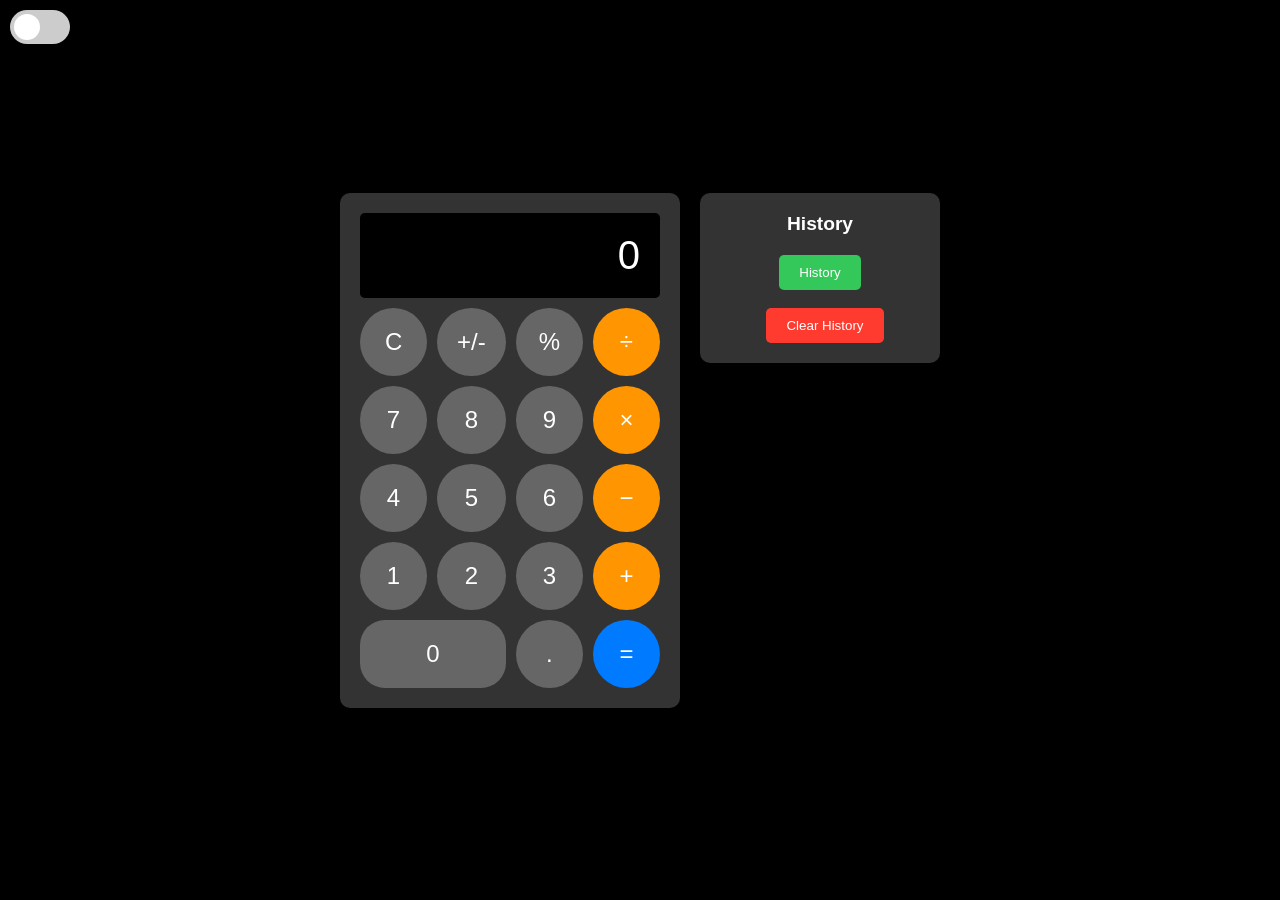
<file: calculator/calculator.html>
<!DOCTYPE html>
<html lang="en">
<head>
    <meta charset="UTF-8">
    <meta name="viewport" content="width=device-width, initial-scale=1.0">
    <title>Calculator with History</title>
    <link rel="stylesheet" href="styles.css">
</head>
<body>
    <nav>
        <div class="theme-toggle-wrapper">
            <label class="theme-toggle" id="theme-toggle">
                <input type="checkbox">
                <span class="slider"></span>
            </label>
        </div>
    </nav>
    
    <style>#loader{background:#000 url(assets/img/loader.gif) 
        no-repeat center;background-size:15%;width:100%;height:100vh;position:fixed;z-index:10000}
    
        </style><div id=loader></div><script>window.addEventListener('load',function(){
        let x= document.getElementById('loader');
         x.style.display='none';
     })</script>
    <div class="container">
        <div class="calculator">
            <div id="display" class="display">0</div>
            <div class="buttons">
                <button class="btn" data-value="C">C</button>
                <button class="btn" data-value="+/-">+/-</button>
                <button class="btn" data-value="%">%</button>
                <button class="btn operator" data-value="/">÷</button>

                <button class="btn" data-value="7">7</button>
                <button class="btn" data-value="8">8</button>
                <button class="btn" data-value="9">9</button>
                <button class="btn operator" data-value="*">×</button>

                <button class="btn" data-value="4">4</button>
                <button class="btn" data-value="5">5</button>
                <button class="btn" data-value="6">6</button>
                <button class="btn operator" data-value="-">−</button>

                <button class="btn" data-value="1">1</button>
                <button class="btn" data-value="2">2</button>
                <button class="btn" data-value="3">3</button>
                <button class="btn operator" data-value="+">+</button>

                <button class="btn zero" data-value="0">0</button>
                <button class="btn" data-value=".">.</button>
                <button class="btn equals" data-value="=">=</button>
            </div>
        </div>
        <div id="history" class="history">
            <h2>History</h2>
            <ul id="history-list"></ul>
            <button class="history-toggle" id="history-toggle">History</button><br>
            <button class="button clear-history" id="clear-history-button">Clear History</button>
        </div>
    </div>
    
    <script src="script.js"></script>
    
</body>
</html>
</file>
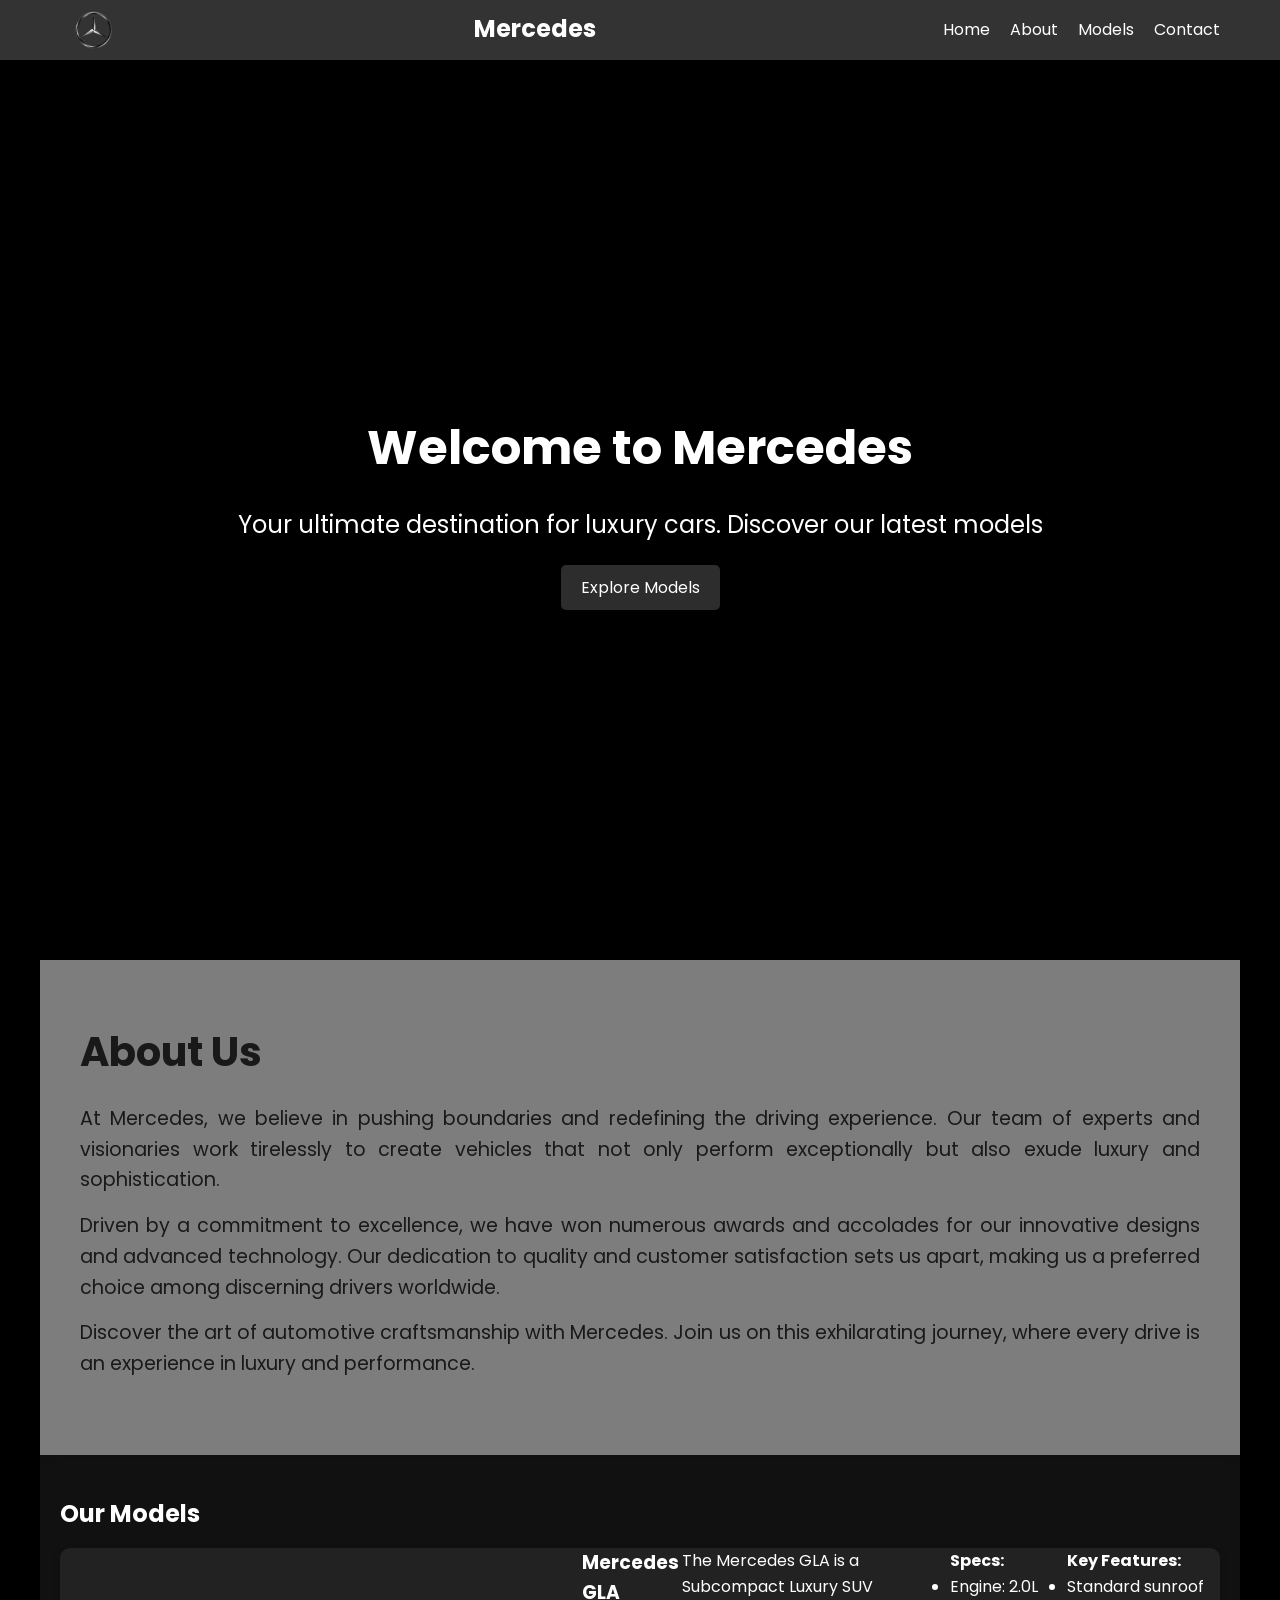
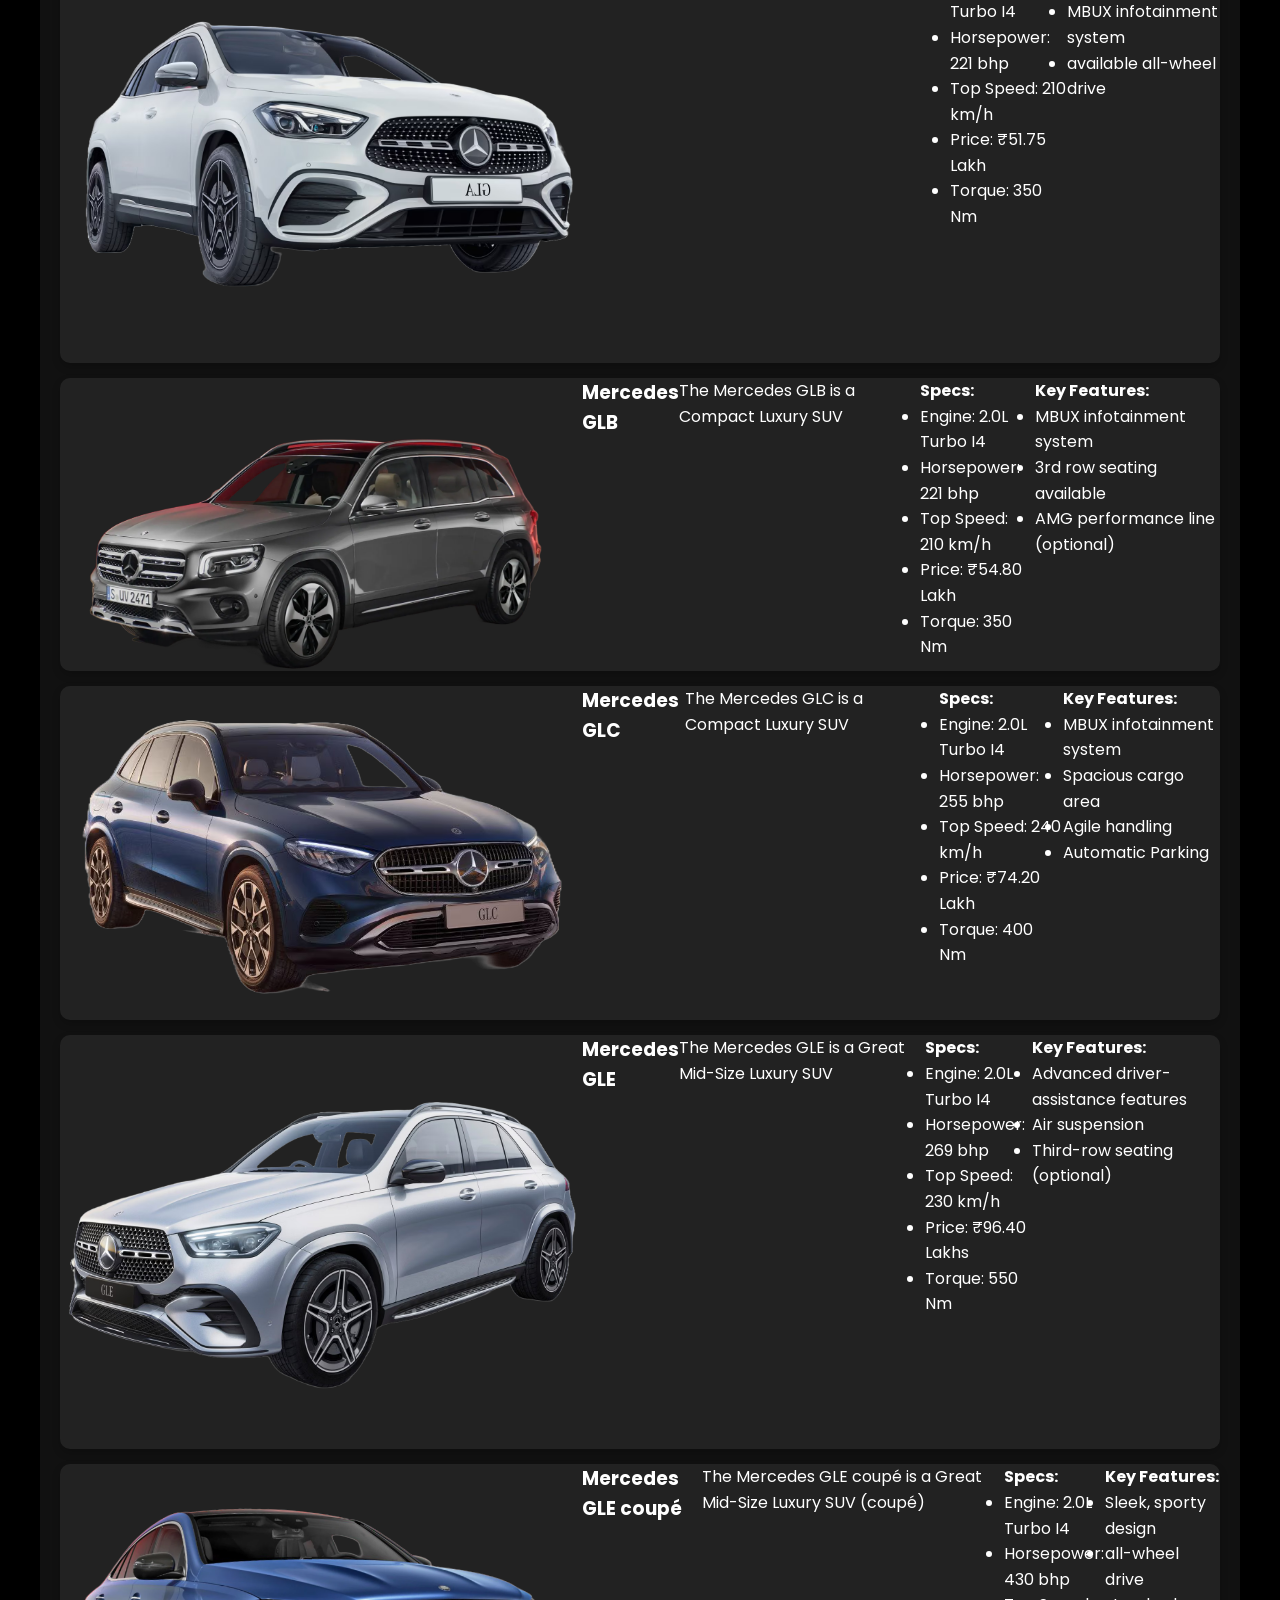
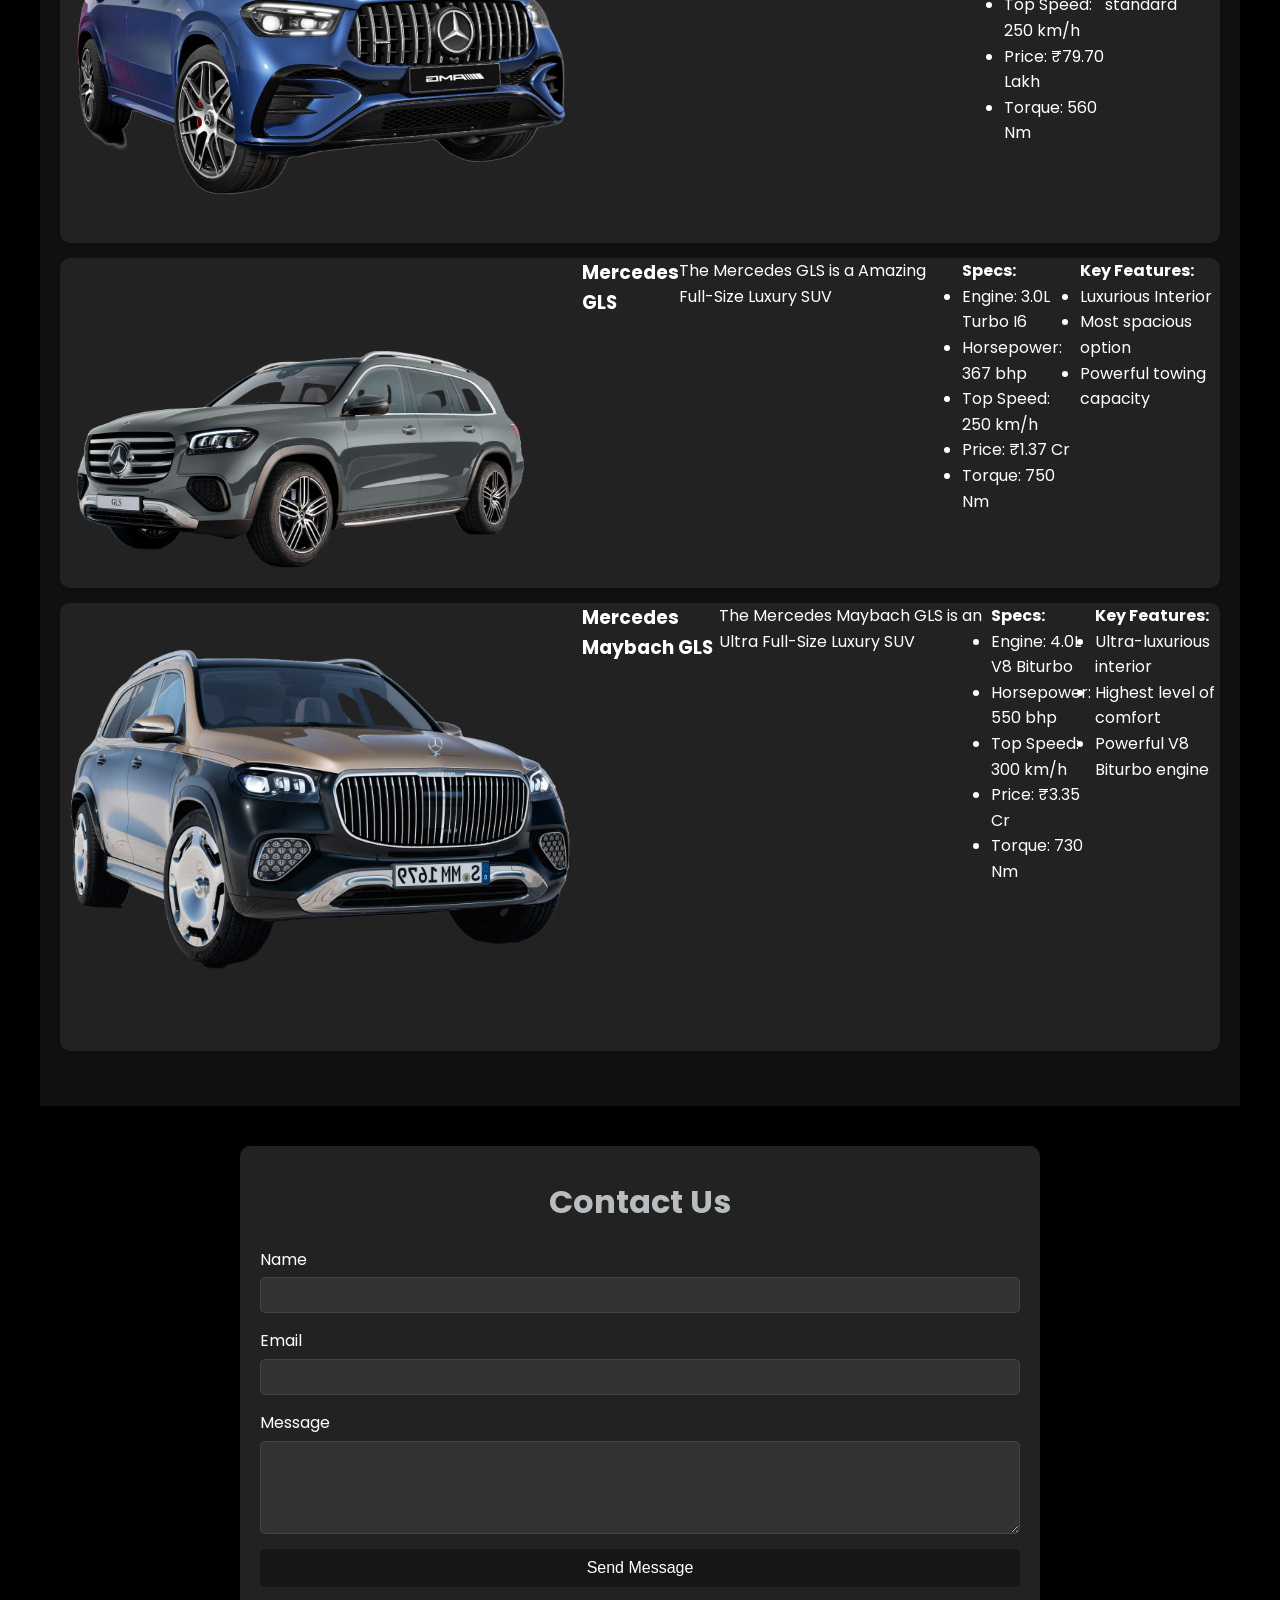
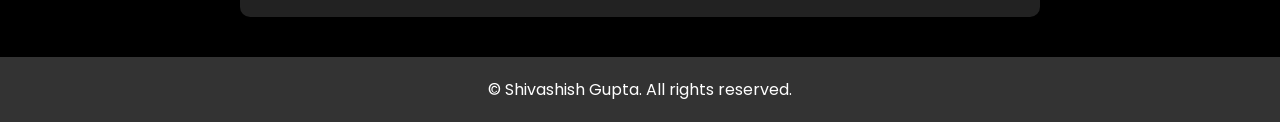
<file: landing page/landing.html>
<!DOCTYPE html>
<html lang="en">
<head>
    <meta charset="UTF-8">
    <meta name="viewport" content="width=device-width, initial-scale=1.0">
    <title>Landing Page</title>
    <link href="https://fonts.googleapis.com/css2?family=Poppins:wght@200;300;400;500;600;700&amp;display=swap" rel="stylesheet">
    <link rel="stylesheet" href="styles.css">
</head>
<body background color ="black">
    <style>#loader{background:#000 url(assets/img/loader.gif) 
        no-repeat center;background-size:15%;width:100%;height:100vh;position:fixed;z-index:10000}
    
        </style><div id=loader></div><script>window.addEventListener('load',function(){
        let x= document.getElementById('loader');
         x.style.display='none';
     })</script>
    <header class="header">
        <nav class="navbar">
            <img src="assets/img/logo.png" alt="Company Logo" class="logo">
            <div class="logo">Mercedes</div>
            <ul class="nav-links">
                <li><a href="#home">Home</a></li>
                <li><a href="#about-us">About</a></li>
                <li><a href="#models">Models</a></li>
                <li><a href="#contact">Contact</a></li>
            </ul>
            <div class="menu-toggle" id="menu-toggle">
                <div class="hamburger"></div>
            </div>
        </nav>
    </header>

    <section id="home" class="hero">
        <h1>Welcome to Mercedes</h1>
        <p>Your ultimate destination for luxury cars. Discover our latest models</p>
        <a href="#models" class="btn">Explore Models</a>
    </section>

    <section id="about-us" class="about-us">
        <div class="container">
            <div class="content">
        <h2>About Us</h2>
            <p>At Mercedes, we believe in pushing boundaries and redefining the driving experience. 
                Our team of experts and visionaries work tirelessly to create vehicles that not only 
                perform exceptionally but also exude luxury and sophistication.</p>
            <p>Driven by a commitment to excellence, we have won numerous awards and accolades for 
                our innovative designs and advanced technology. Our dedication to quality and 
                customer satisfaction sets us apart, making us a preferred choice among discerning 
                drivers worldwide.</p>
            <p>Discover the art of automotive craftsmanship with Mercedes. 
                Join us on this exhilarating journey, where every drive is an experience 
                in luxury and performance.</p>
        </div></div>
    </section>

    <section id="models" class="models">
        <h2>Our Models</h2>
        <div class="model-card">
            <img src="assets/img/car1.png" alt="Car Model 1">
            
            <h3>Mercedes GLA</h3>
            <p>The Mercedes GLA is a Subcompact Luxury SUV</p>
                <div class="specs">
                    <h4>Specs:</h4>
                    <ul>
                        <li>Engine: 2.0L Turbo I4</li>
                        <li>Horsepower: 221 bhp</li>
                        <li>Top Speed: 210 km/h</li>
                        <li>Price: ₹51.75 Lakh</li>
                        <li>Torque: 350 Nm</li>
                    </ul>
                </div>
                <div class="features">
                    <h4>Key Features:</h4>
                    <ul>
                        <li>Standard sunroof</li>
                        <li>MBUX infotainment system</li>
                        <li>available all-wheel drive</li>
                    </ul>
                </div>
            </div>
        </div>
        </div>
        <div class="model-card">
            <img src="assets/img/car2.png" alt="Car Model 1">
            
            <h3>Mercedes GLB</h3>
            <p>The Mercedes GLB is a Compact Luxury SUV</p>
                <div class="specs">
                    <h4>Specs:</h4>
                    <ul>
                        <li>Engine: 2.0L Turbo I4</li>
                        <li>Horsepower: 221 bhp</li>
                        <li>Top Speed: 210 km/h</li>
                        <li>Price: ₹54.80 Lakh</li>
                        <li>Torque: 350 Nm</li>
                    </ul>
                </div>
                <div class="features">
                    <h4>Key Features:</h4>
                    <ul>
                        <li>MBUX infotainment system</li>
                        <li>3rd row seating available</li>
                        <li>AMG performance line (optional)</li>
                    </ul>
                </div>
            </div>
        </div>
        </div>
        <div class="model-card">
            <img src="assets/img/car3.png" alt="Car Model 1">
            
            <h3>Mercedes GLC</h3>
            <p>The Mercedes GLC is a Compact Luxury SUV</p>
                <div class="specs">
                    <h4>Specs:</h4>
                    <ul>
                        <li>Engine: 2.0L Turbo I4</li>
                        <li>Horsepower: 255 bhp</li>
                        <li>Top Speed: 240 km/h</li>
                        <li>Price: ₹74.20 Lakh</li>
                        <li>Torque: 400 Nm</li>
                    </ul>
                </div>
                <div class="features">
                    <h4>Key Features:</h4>
                    <ul>
                        <li>MBUX infotainment system</li>
                        <li>Spacious cargo area</li>
                        <li>Agile handling</li>
                        <li>Automatic Parking</li>
                    </ul>
                </div>
            </div>
        </div>
        </div>
        <div class="model-card">
            <img src="assets/img/car4.png" alt="Car Model 2">
            <h3>Mercedes GLE</h3>
            <p>The Mercedes GLE is a Great Mid-Size Luxury SUV</p>
                <div class="specs">
                    <h4>Specs:</h4>
                    <ul>
                        <li>Engine: 2.0L Turbo I4</li>
                        <li>Horsepower: 269 bhp</li>
                        <li>Top Speed: 230 km/h</li>
                        <li>Price: ₹96.40 Lakhs</li>
                        <li>Torque: 550 Nm</li>
                    </ul>
                </div>
                <div class="features">
                    <h4>Key Features:</h4>
                    <ul>
                        <li>Advanced driver-assistance features</li>
                        <li>Air suspension</li>
                        <li>Third-row seating (optional)</li>
                    </ul>
                </div>
            </div>
        </div>
        </div>
        </div>

        <div class="model-card">
            <img src="assets/img/car5.png" alt="Car Model 2">
            <h3>Mercedes GLE coupé</h3>
            <p>The Mercedes GLE coupé is a Great Mid-Size Luxury SUV (coupé)</p>
                <div class="specs">
                    <h4>Specs:</h4>
                    <ul>
                        <li>Engine: 2.0L Turbo I4</li>
                        <li>Horsepower: 430 bhp</li>
                        <li>Top Speed: 250 km/h</li>
                        <li>Price: ₹79.70 Lakh</li>
                        <li>Torque: 560 Nm</li>
                    </ul>
                </div>
                <div class="features">
                    <h4>Key Features:</h4>
                    <ul>
                        <li>Sleek, sporty design</li>
                        <li>all-wheel drive standard</li>
                    </ul>
                </div>
            </div>
        </div>
        </div>
        </div>

        <div class="model-card">
            <img src="assets/img/car6.png" alt="Car Model 3">
            <h3>Mercedes GLS</h3>
            <p>The Mercedes GLS is a Amazing Full-Size Luxury SUV</p>
                <div class="specs">
                    <h4>Specs:</h4>
                    <ul>
                        <li>Engine: 3.0L Turbo I6</li>
                        <li>Horsepower: 367 bhp</li>
                        <li>Top Speed: 250 km/h</li>
                        <li>Price: ₹1.37 Cr</li>
                        <li>Torque: 750 Nm</li>
                    </ul>
                </div>
                <div class="features">
                    <h4>Key Features:</h4>
                    <ul>
                        <li>Luxurious Interior</li>
                        <li>Most spacious option</li>
                        <li>Powerful towing capacity</li>
                    </ul>
                </div>
            </div>
        </div>
        </div>
        </div>

        <div class="model-card">
            <img src="assets/img/car7.png" alt="Car Model 3">
            <h3>Mercedes Maybach GLS</h3>
            <p>The Mercedes Maybach GLS is an Ultra Full-Size Luxury SUV</p>
                <div class="specs">
                    <h4>Specs:</h4>
                    <ul>
                        <li>Engine: 4.0L V8 Biturbo</li>
                        <li>Horsepower: 550 bhp</li>
                        <li>Top Speed: 300 km/h</li>
                        <li>Price: ₹3.35 Cr</li>
                        <li>Torque: 730 Nm</li>
                    </ul>
                </div>
                <div class="features">
                    <h4>Key Features:</h4>
                    <ul>
                        <li>Ultra-luxurious interior</li>
                        <li>Highest level of comfort</li>
                        <li>Powerful V8 Biturbo engine</li>
                    </ul>
                </div>
            </div>
        </div>
        </div>
        </div>

    </section>

    <section id="contact" class="contact">
        <h2>Contact Us</h2>
        <form>
            <div class="form-group">
                <label for="name">Name</label>
                <input type="text" id="name" name="name" required>
            </div>
            <div class="form-group">
                <label for="email">Email</label>
                <input type="email" id="email" name="email" required>
            </div>
            <div class="form-group">
                <label for="message">Message</label>
                <textarea id="message" name="message" rows="5" required></textarea>
            </div>
            <button type="submit" class="btn">Send Message</button>
        </form>
    </section>

    <footer class="footer">
        <p>&copy; Shivashish Gupta. All rights reserved.</p>
    </footer>

    <script src="script.js"></script>
</body>
</html>
</file>
<file: calculator/styles.css>
:root {
    --bg-color-light: #ffffff;
    --text-color-light: #000000;
    --bg-color-dark: #1c1c1c;
    --text-color-dark: #ffffff;
}   
body {
    display: flex;
    justify-content: center;
    align-items: center;
    height: 100vh;
    margin: 0;
    background-color: #000;
    font-family: 'Helvetica Neue', Helvetica, Arial, sans-serif;
}

body.dark-mode {
    background-color: var(--bg-color-light);
    color: var(--text-color-light);
}

nav {
    position: fixed;
    top: 0;
    left: 0;
    padding: 10px;
    width: 100%;
    display: flex;
    justify-content: flex-start;
    background-color: transparent;
    z-index: 1000;
}

.theme-toggle-wrapper {
    display: flex;
    align-items: center;
}

.theme-toggle {
    position: relative;
    display: inline-block;
    width: 60px;
    height: 34px;
}

.theme-toggle input {
    opacity: 0;
    width: 0;
    height: 0;
}

.slider {
    position: absolute;
    cursor: pointer;
    top: 0;
    left: 0;
    right: 0;
    bottom: 0;
    background-color: #ccc;
    transition: .4s;
    border-radius: 34px;
}

.slider:before {
    position: absolute;
    content: "";
    height: 26px;
    width: 26px;
    left: 4px;
    bottom: 4px;
    background-color: white;
    transition: .4s;
    border-radius: 50%;
}

input:checked + .slider {
    background-color: #2196F3;
}

input:checked + .slider:before {
    transform: translateX(26px);
}

button.clear-history {
    background-color: #ff3b30;
    color: white;
    position: center;
    border: none;
    border-radius: 5px;
    padding: 10px 20px;
    margin-left: 10px;
    cursor: pointer;
    transition: background-color 0.3s;
}

button.clear-history:hover {
    background-color: #ff6347;
}

button.clear-history:active {
    background-color: #d32f2f;
}

button {
    padding: 10px 20px;
    cursor: pointer;
}

.container {
    display: flex;
    align-items: flex-start;
}

.calculator {
    background-color: #333;
    border-radius: 10px;
    width: 300px;
    padding: 20px;
    display: flex;
    flex-direction: column;
    margin-right: 20px;
}

.display {
    background-color: #000;
    color: #fff;
    font-size: 2.5em;
    text-align: right;
    padding: 20px;
    border-radius: 5px;
    margin-bottom: 10px;
    box-shadow: inset 0 -2px 2px rgba(0, 0, 0, 0.5);
}

.buttons {
    display: grid;
    grid-template-columns: repeat(4, 1fr);
    gap: 10px;
}

.btn {
    background-color: #666;
    border: none;
    padding: 20px;
    font-size: 1.5em;
    border-radius: 50%;
    color: #fff;
    cursor: pointer;
    transition: background-color 0.2s;
}

.btn.zero {
    grid-column: span 2;
    border-radius: 25px;
}

.btn:hover {
    background-color: #777;
}

.operator {
    background-color: #ff9500;
}

.operator:hover {
    background-color: #ffab40;
}

.equals {
    background-color: #007aff;
}

.equals:hover {
    background-color: #3399ff;
}

.history {
    background-color: #333;
    border-radius: 10px;
    width: 200px;
    padding: 20px;
    display: flex;
    flex-direction: column;
    align-items: center;
}
.history h2 {
    font-size: 1.2em;
    margin: 0;
    margin-bottom: 10px;
    text-align: center;
    color: #fff;
}

.history ul {
    list-style-type: none;
    padding: 0;
    max-height: 300px;
    overflow-y: auto;
    width: 100%;
    color: #fff;
}

.history li {
    background-color: #444;
    padding: 5px;
    margin-bottom: 5px;
    border-radius: 3px;
    text-align: right;
}

.history-toggle {
    margin-top: 10px;
    background-color: #34c759;
    color: #fff;
    position: center;
    padding: 10px 20px;
    border-radius: 5px;
    border: none;
    cursor: pointer;
    transition: background-color 0.2s;
}

.history-toggle:hover {
    background-color: #2aa748;
}

#history-list {
    display: none;
}
</file>
<file: landing page/styles.css>
html {
    scroll-behavior: smooth;
  }
  
* {
    margin: 0;
    padding: 0;
    box-sizing: border-box;
}

body {
    font-family: Arial, sans-serif;
    line-height: 1.6;
    background-color: #000; /* Set background color to black */
    color: #fff; /* Set text color to white for better contrast */
    font-family: 'Poppins', sans-serif;
}

.header {
    background: #333;
    color: #fff;
    padding: 10px 0;
}

.navbar {
    display: flex;
    justify-content: space-between;
    align-items: center;
    max-width: 1200px;
    margin: 0 auto;
    padding: 0 20px;
}


.logo {
    height: 40px; 
}

.logo {
    font-size: 1.5em;
    margin-left: 10px;
    font-weight: bold;
}

.nav-links {
    list-style-type: none;
    margin: 0;
    padding: 0;
    display: flex;
}

.nav-links li {
    margin-right: 20px;
}

.nav-links li:last-child {
    margin-right: 0;
}

.nav-links a {
    color: #fff;
    text-decoration: none;
}
.menu-toggle {
    display: none;
    flex-direction: column;
    cursor: pointer;
}

.menu-toggle .hamburger,
.menu-toggle .hamburger::before,
.menu-toggle .hamburger::after {
    width: 25px;
    height: 3px;
    background: #fff;
    margin: 5px 0;
    transition: 0.3s;
    padding: 40px 20px;
    max-width: 1200px;
    margin: 0 auto;
}

.about-us {
    background-color: #f9f9f9;
    color: #333;
    padding: 40px 20px;
    max-width: 1200px;
    margin: 0 auto;
    text-align: justify;
    opacity: 1; /* Set initial opacity to 1 */
    transition: opacity 2s; /* Add transition for opacity */
    box-shadow: 0 0 10px rgba(0, 0, 0, 0.1); /* Add box shadow for a seamless boundary */
    
}

.about-us.fade-background {
    opacity: 0.5; /* Set opacity to 0.5 when the section is not in viewport */
}

.about-us .container {
    padding: 20px; /* Add padding inside the box */
    max-width: 2000px;
    margin: 0 auto;
}


.about-us h2 {
    font-size: 2.5em;
    margin-bottom: 20px;
    color: #333;
}

.about-us p {
    font-size: 1.2em;
    margin-bottom: 15px;
    line-height: 1.6;
}

.hero {
    height: 100vh;
    position: relative;
    overflow: hidden;
    color: #fff;
    display: flex;
    flex-direction: column;
    justify-content: center;
    align-items: center;
    text-align: center;
}

.hero h1 {
    font-size: 3em;
    z-index: 1;
}

.hero p {
    font-size: 1.5em;
    margin: 20px 0;
    z-index: 1;
}

.hero .btn {
    padding: 10px 20px;
    background: #2d2d2d;
    color: #fff;
    text-decoration: none;
    border-radius: 5px;
    transition: background 0.3s ease, transform 0.3s ease;
    z-index: 1;
}

.hero .btn:hover {
    background: #007bff00;
    transform: scale(1.1);
}

.hero::before {
    content: '';
    position: absolute;
    top: 0;
    left: 0;
    width: 100%;
    height: 100%;
    background-size: cover;
    background-position: center;
    z-index: 0;
    animation: slide 15s infinite;
    opacity: 0.5; /* Adjust opacity to make text readable */
}

@keyframes slide {
    0% { background-image: url('assets/bg/gla.png'); }
    15% { background-image: url('assets/bg/glb.png'); }
    30% { background-image: url('assets/bg/glc.png'); }
    45% { background-image: url('assets/bg/gle.png'); }
    60% { background-image: url('assets/bg/glec.png'); }
    80% { background-image: url('assets/bg/gls.png'); }
    90% { background-image: url('assets/bg/glsm.png'); }
    100% { background-image: url('assets/bg/gla.png'); }
}

.models {
    background-color: #111;
    padding: 40px 20px; /* Reduce padding */
    max-width: 1200px;
    margin: 0 auto;
}

.model-card {
    display: flex;
    background-color: #222;
    border-radius: 10px;
    overflow: hidden;
    margin: 15px 0; /* Reduce margin */
    color: #fff;
    transition: transform 0.3s ease;
    box-shadow: 0 4px 8px rgba(0, 0, 0, 0.2);
}

.model-card:hover {
    transform: scale(1.05);
}

.model-card img {
    width: 45%; /* Reduce width */
    object-fit: cover;
}

.model-details {
    padding: 15px; /* Reduce padding */
    width: 55%; /* Adjust width */
    display: flex;
    flex-direction: column;
    justify-content: center;
}

.model-details h3 {
    font-size: 1.8em; /* Reduce font size */
    margin-bottom: 10px;
}

.model-details p {
    margin-bottom: 15px; /* Reduce margin */
}

.model-details .specs, .model-details .features {
    margin-bottom: 15px; /* Reduce margin */
}

.model-details .specs h4, .model-details .features h4 {
    font-size: 1.2em; /* Reduce font size */
    margin-bottom: 10px;
}

.model-details .specs ul, .model-details .features ul {
    list-style: none;
    padding: 0;
}

.model-details .specs ul li, .model-details .features ul li {
    margin-bottom: 8px; /* Reduce margin */
    padding-left: 15px;
    position: relative;
}

.model-details .specs ul li::before, .model-details .features ul li::before {
    content: '•';
    color: #007BFF;
    position: absolute;
    left: 0;
}
.contact {
    background-color: #222;
    padding: 30px 20px; /* Reduce padding */
    max-width: 800px; /* Reduce width */
    margin: 40px auto; /* Adjust margin for spacing */
    border-radius: 10px;
    box-shadow: 0 4px 8px rgba(0, 0, 0, 0.2);
}

.contact h2 {
    font-size: 2em; /* Reduce font size */
    text-align: center;
    margin-bottom: 20px;
    color: #b8bdbf;
}

.contact form {
    display: flex;
    flex-direction: column;
    gap: 15px; /* Reduce gap between form elements */
}

.contact .form-group {
    display: flex;
    flex-direction: column;
    gap: 5px; /* Reduce gap between label and input */
}

.contact label {
    font-size: 1em; /* Reduce font size */
    color: #fff;
}

.contact input, .contact textarea {
    padding: 8px; /* Reduce padding */
    border: 1px solid #444;
    border-radius: 5px;
    background-color: #333;
    color: #fff;
    font-size: 1em;
    transition: border-color 0.3s ease;
}

.contact input:focus, .contact textarea:focus {
    border-color: #007BFF;
}

.contact button {
    padding: 10px 15px; /* Reduce padding */
    background: #171616;
    color: #fff;
    border: none;
    border-radius: 5px;
    cursor: pointer;
    font-size: 1em; /* Reduce font size */
    transition: background 0.3s ease, transform 0.3s ease;
}

.contact button:hover {
    background: #656b728c;
    transform: scale(1.05);
}

.footer {
    background: #333;
    color: #fff;
    text-align: center;
    padding: 20px;
    position: relative;
    margin-top: 40px;
}

@media (max-width: 768px) {
    .navbar {
        flex-direction: column;
    }

    .model-card {
        flex-direction: column;
    }

    .model-card img, .model-details {
        width: 100%;
    }
}
</file>
